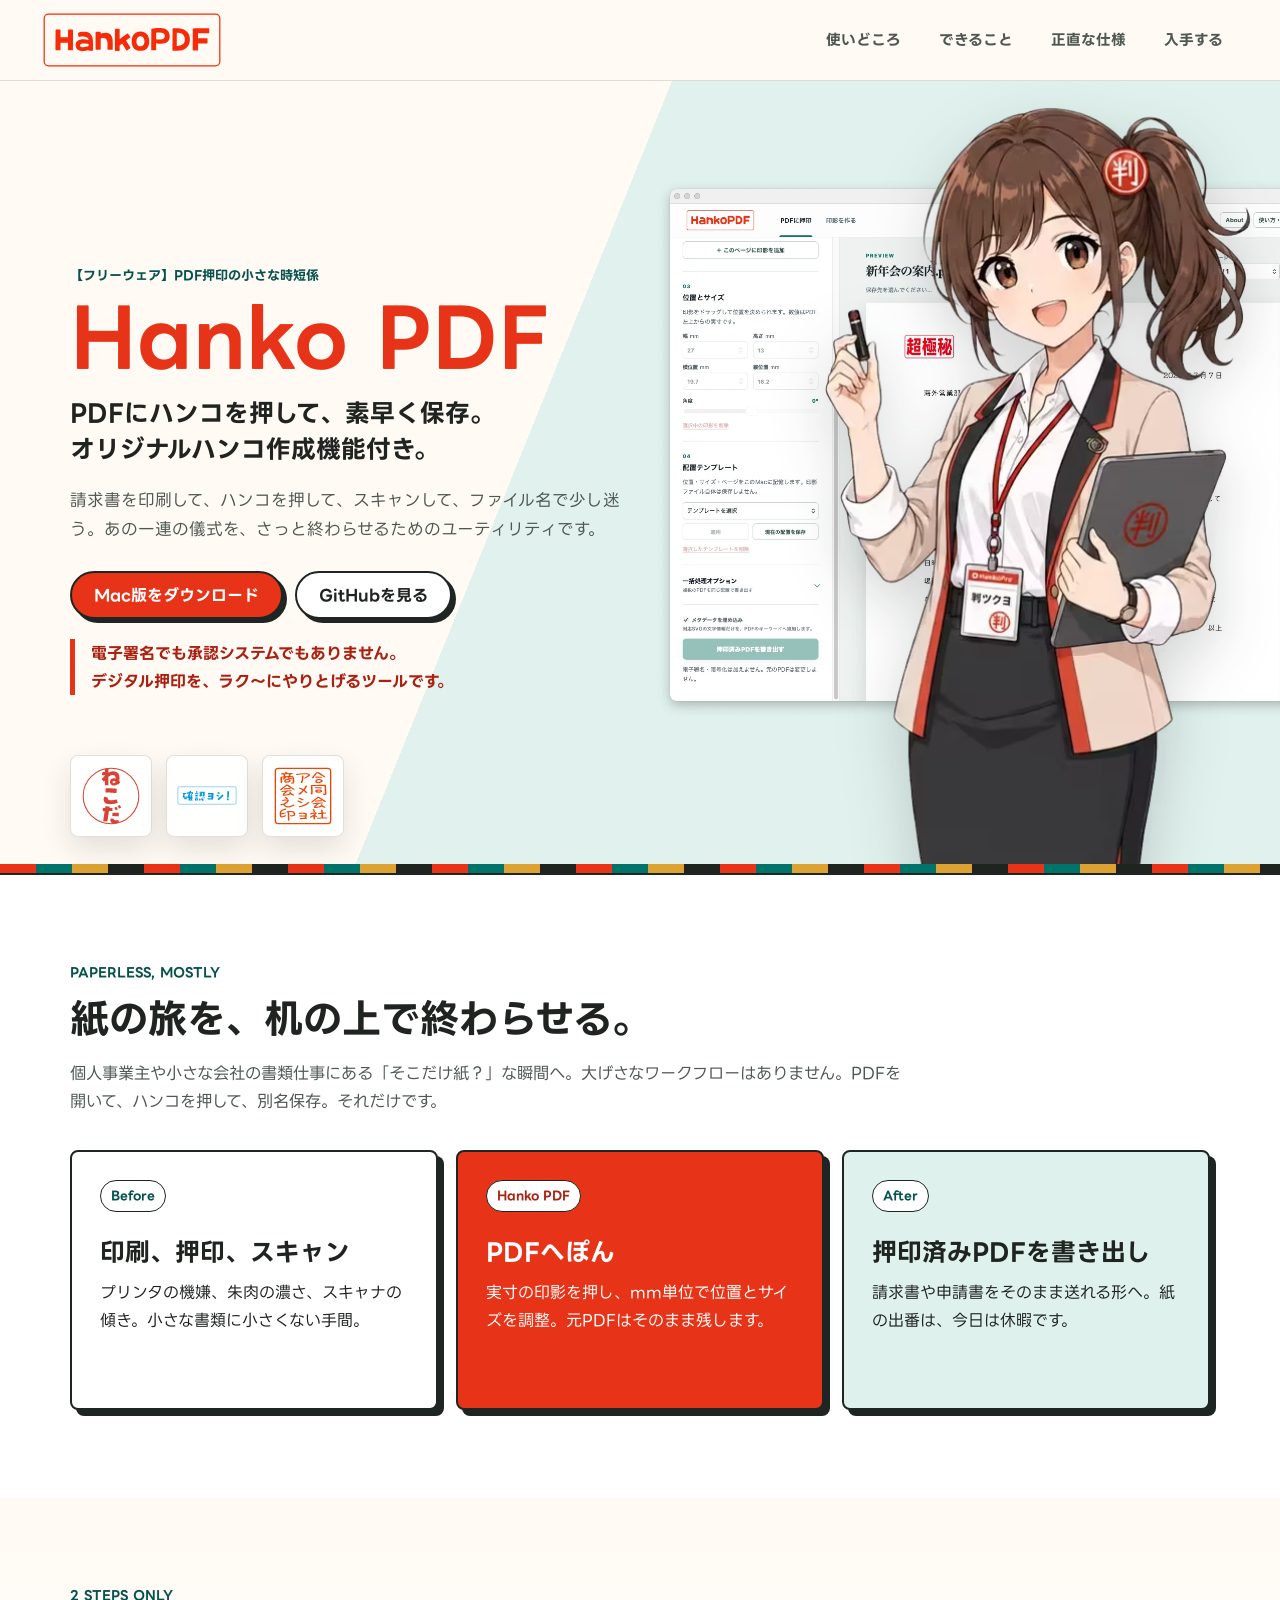
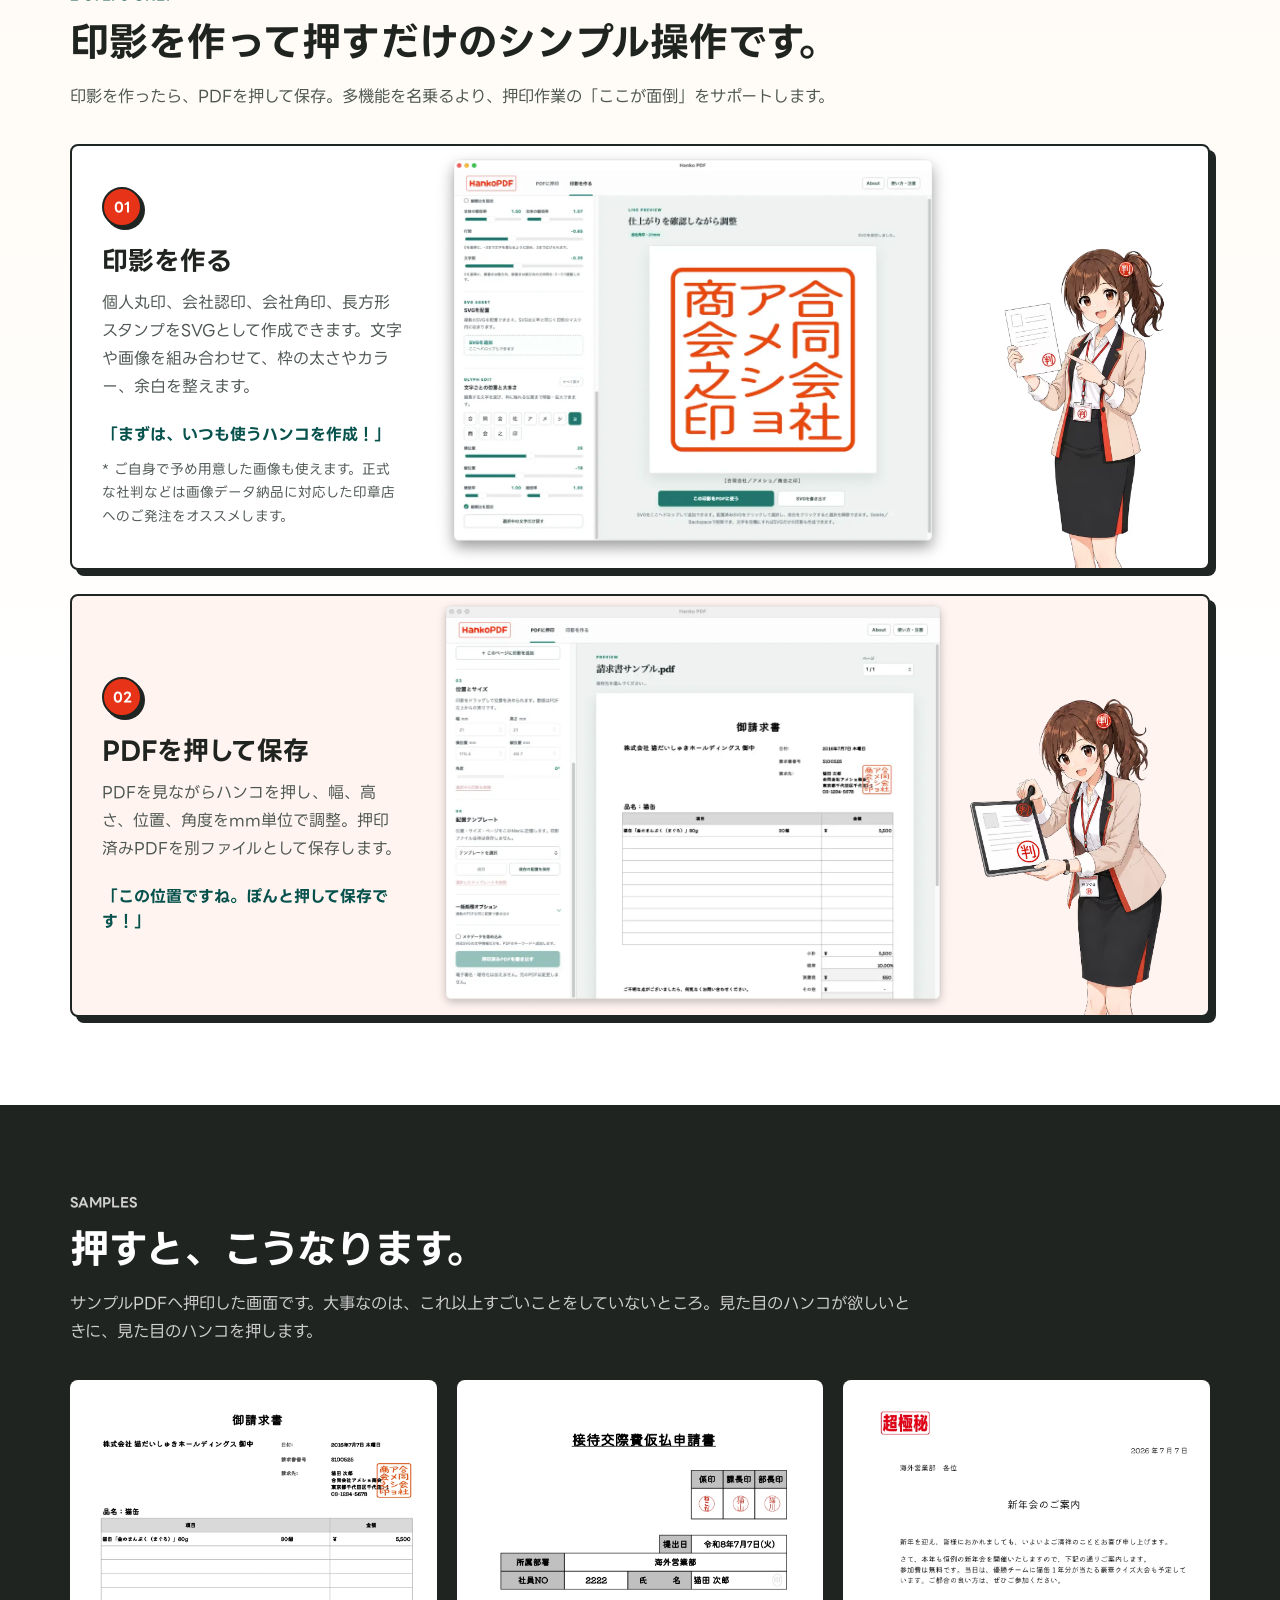
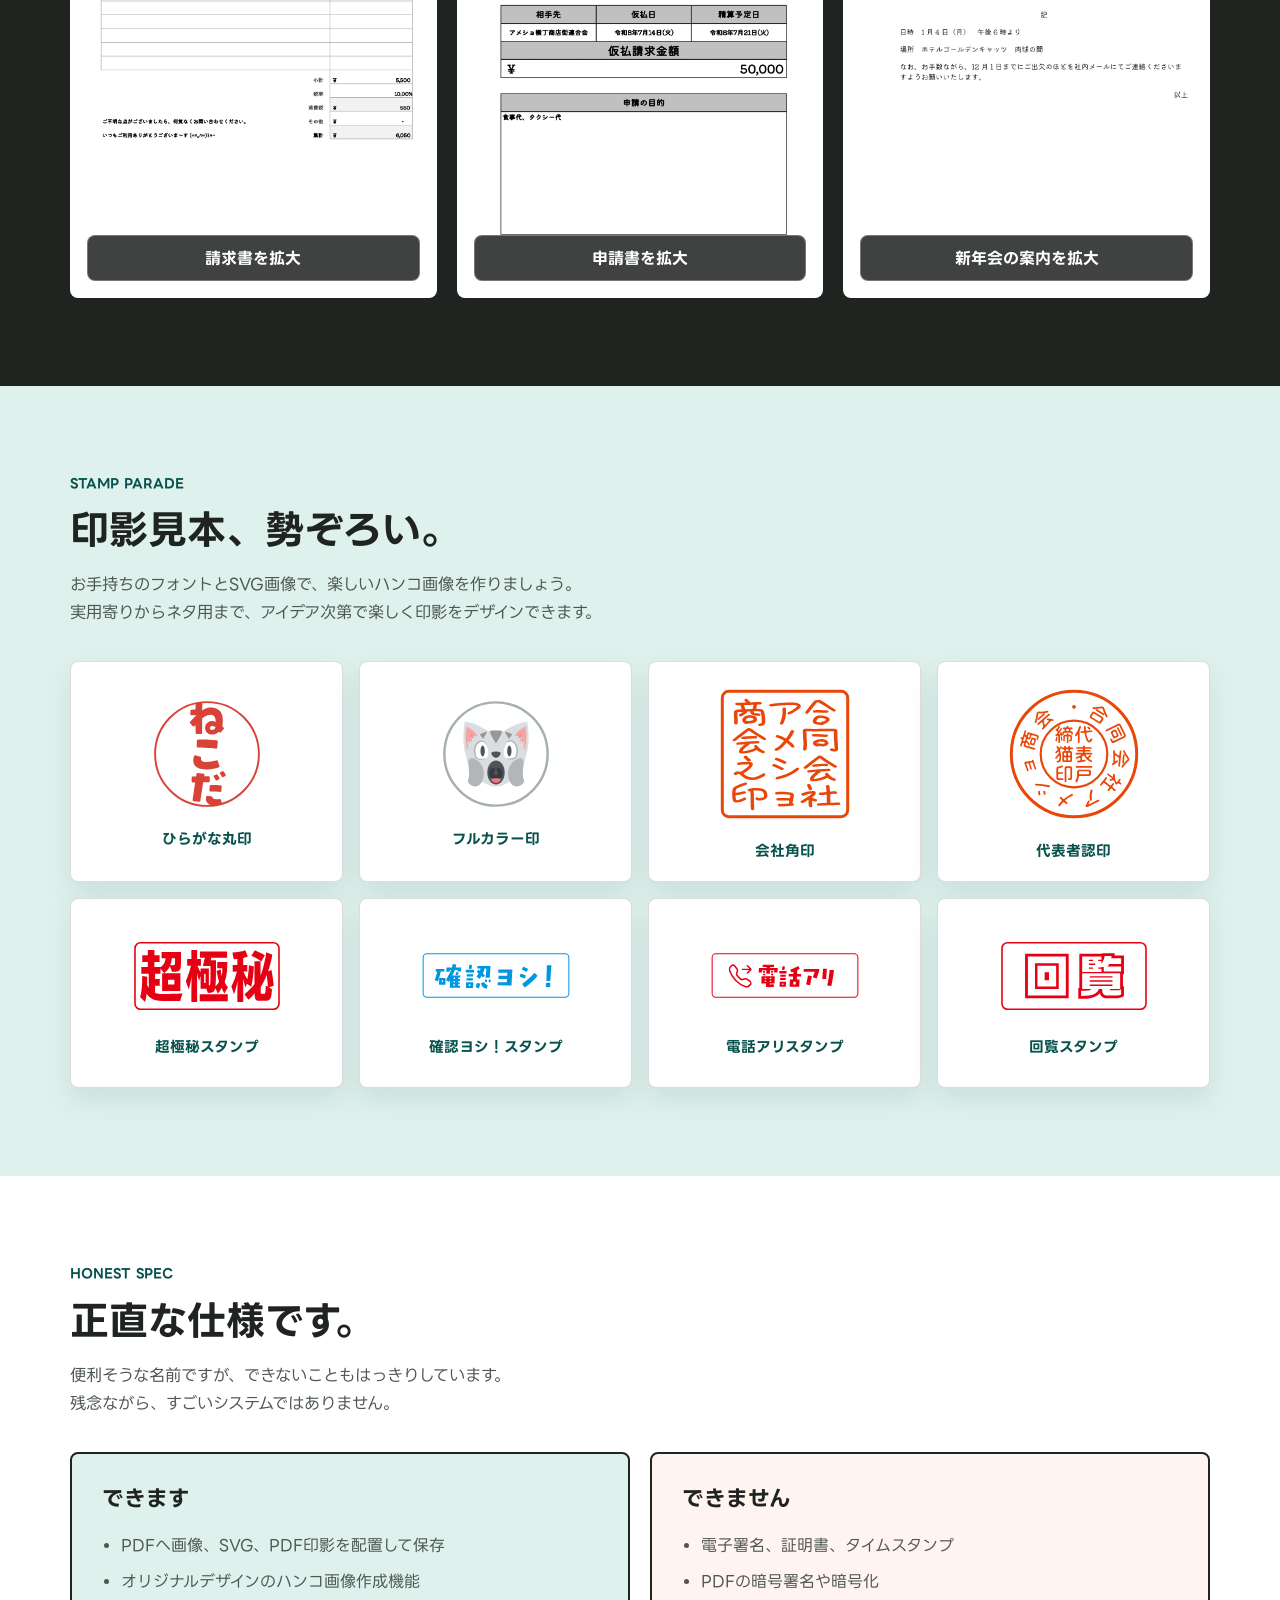
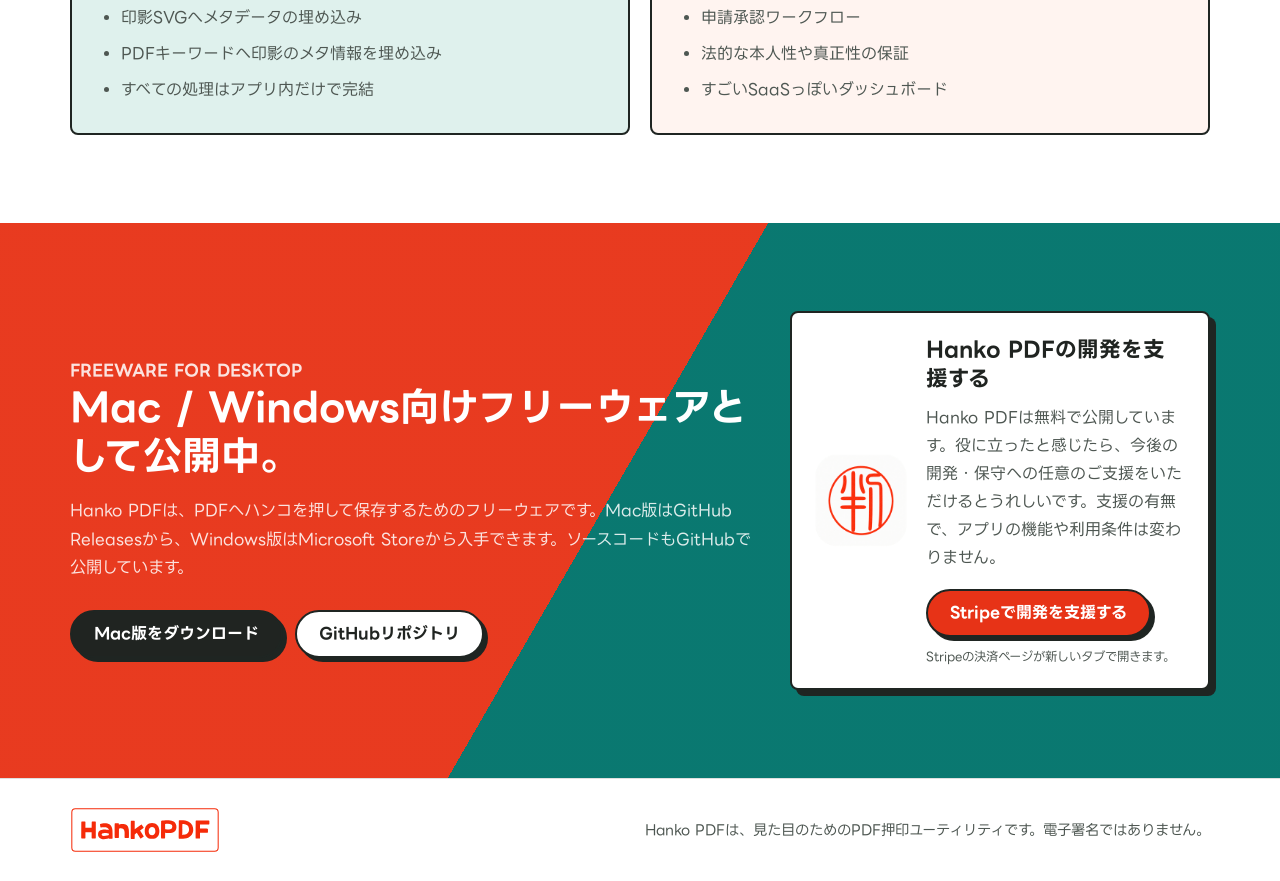
<file: docs/index.html>
<!doctype html>
<html lang="ja">
<head>
  <meta charset="utf-8">
  <meta name="viewport" content="width=device-width, initial-scale=1">
  <title>Hanko PDF - PDFにハンコを押して保存するフリーウェア</title>
  <meta name="description" content="Hanko PDFは、PDFにハンコを押して押印済みPDFとして保存できるフリーウェアです。紙に印刷して押してスキャンし直す小さな儀式を短縮します。">
  <meta property="og:title" content="Hanko PDF">
  <meta property="og:description" content="PDFにハンコを押して、押印済みPDFとして保存。見た目のためのフリーウェア。">
  <meta property="og:type" content="website">
  <link rel="preconnect" href="https://fonts.googleapis.com">
  <link rel="preconnect" href="https://fonts.gstatic.com" crossorigin>
  <link href="https://fonts.googleapis.com/css2?family=LINE+Seed+JP:wght@400;700&amp;display=swap" rel="stylesheet">
  <link rel="icon" href="assets/app-icon.png">
  <link rel="stylesheet" href="styles.css?v=20260720-download-mobile">
  <script src="download-config.js"></script>
  <script src="download.js" defer></script>
  <script src="sample-preview.js" defer></script>
</head>
<body>
  <a class="skip-link" href="#main">本文へ移動</a>

  <header class="site-header" aria-label="サイトヘッダー">
    <a class="brand" href="#top" aria-label="Hanko PDF トップへ">
      <img src="assets/logo.svg" alt="Hanko PDF" width="180" height="56">
    </a>
    <nav class="site-nav" aria-label="ページ内ナビゲーション">
      <a href="#workflow">使いどころ</a>
      <a href="#features">できること</a>
      <a href="#truth">正直な仕様</a>
      <a href="#download">入手する</a>
    </nav>
  </header>

  <main id="main">
    <section id="top" class="hero">
      <div class="hero-layout">
        <div class="hero-backdrop" aria-hidden="true">
          <img class="hero-screen" src="assets/screenshot-hero-stamping.webp" alt="">
          <img class="hero-character" src="assets/tsukuyo-standing.avif" alt="">
        </div>
        <div class="hero-content">
          <p class="eyebrow">【フリーウェア】PDF押印の小さな時短係</p>
          <h1>Hanko PDF</h1>
          <p class="hero-lead">PDFにハンコを押して、素早く保存。<br>オリジナルハンコ作成機能付き。</p>
          <p class="hero-copy">請求書を印刷して、ハンコを押して、スキャンして、ファイル名で少し迷う。あの一連の儀式を、さっと終わらせるためのユーティリティです。</p>
          <div class="hero-actions" aria-label="主要リンク">
            <a class="button primary" data-download-link href="https://github.com/yupyom/hanko-pdf/releases/latest">Mac版をダウンロード</a>
            <a class="button secondary" href="https://github.com/yupyom/hanko-pdf">GitHubを見る</a>
          </div>
          <p class="hero-note">電子署名でも承認システムでもありません。<br>デジタル押印を、ラク〜にやりとげるツールです。</p>
        </div>
        <div class="hero-stamps" aria-label="作成できる印影の例">
          <img src="assets/stamp-nekoda.svg" alt="ねこだ印の例">
          <img src="assets/stamp-yoshi.svg" alt="確認ヨシ印の例">
          <img src="assets/stamp-company-square-1.svg" alt="会社丸印の例">
        </div>
      </div>
    </section>

    <section id="workflow" class="section process-section">
      <div class="wrap">
        <div class="section-heading">
          <p class="eyebrow">PAPERLESS, MOSTLY</p>
          <h2>紙の旅を、机の上で終わらせる。</h2>
          <p>個人事業主や小さな会社の書類仕事にある「そこだけ紙？」な瞬間へ。大げさなワークフローはありません。PDFを開いて、ハンコを押して、別名保存。それだけです。</p>
        </div>
        <div class="process-grid" aria-label="従来作業とHanko PDFの違い">
          <article class="process-item old">
            <span class="step-label">Before</span>
            <h3>印刷、押印、スキャン</h3>
            <p>プリンタの機嫌、朱肉の濃さ、スキャナの傾き。小さな書類に小さくない手間。</p>
          </article>
          <article class="process-item stamp">
            <span class="step-label">Hanko PDF</span>
            <h3>PDFへぽん</h3>
            <p>実寸の印影を押し、mm単位で位置とサイズを調整。元PDFはそのまま残します。</p>
          </article>
          <article class="process-item done">
            <span class="step-label">After</span>
            <h3>押印済みPDFを書き出し</h3>
            <p>請求書や申請書をそのまま送れる形へ。紙の出番は、今日は休暇です。</p>
          </article>
        </div>
      </div>
    </section>

    <section id="features" class="section feature-section">
      <div class="wrap">
        <div class="section-heading">
          <p class="eyebrow">2 STEPS ONLY</p>
          <h2>印影を作って押すだけのシンプル操作です。</h2>
          <p>印影を作ったら、PDFを押して保存。多機能を名乗るより、押印作業の「ここが面倒」をサポートします。</p>
        </div>

        <div class="guide-list">
          <article class="guide-step guide-step--create">
            <div class="guide-copy">
              <span class="guide-number">01</span>
              <h3>印影を作る</h3>
              <p>個人丸印、会社認印、会社角印、長方形スタンプをSVGとして作成できます。文字や画像を組み合わせて、枠の太さやカラー、余白を整えます。</p>
              <p class="guide-voice">「まずは、いつも使うハンコを作成！」</p>
              <p class="notice">* ご自身で予め用意した画像も使えます。正式な社判などは画像データ納品に対応した印章店へのご発注をオススメします。</p>
            </div>
            <figure class="guide-shot">
              <img src="assets/screenshot-square.webp" alt="会社角印を作成しているHanko PDFの画面" loading="lazy">
            </figure>
            <img class="guide-character" src="assets/tsukuyo-introduces-pdf-cutout.avif" alt="書類を示して印影づくりを案内する判ツクヨ" loading="lazy">
          </article>
          <article class="guide-step guide-step--place">
            <div class="guide-copy">
              <span class="guide-number">02</span>
              <h3>PDFを押して保存</h3>
              <p>PDFを見ながらハンコを押し、幅、高さ、位置、角度をmm単位で調整。押印済みPDFを別ファイルとして保存します。</p>
              <p class="guide-voice">「この位置ですね。ぽんと押して保存です！」</p>
            </div>
            <figure class="guide-shot">
              <img src="assets/screenshot-invoice.webp" alt="請求書PDFへ会社角印を配置しているHanko PDFの画面" loading="lazy">
            </figure>
            <img class="guide-character" src="assets/tsukuyo-places-stamp-cutout.avif" alt="PDFへハンコを押す操作を案内する判ツクヨ" loading="lazy">
          </article>
        </div>
      </div>
    </section>

    <section class="section samples-section" aria-labelledby="samples-title">
      <div class="wrap">
        <div class="section-heading">
          <p class="eyebrow">SAMPLES</p>
          <h2 id="samples-title">押すと、こうなります。</h2>
          <p>サンプルPDFへ押印した画面です。大事なのは、これ以上すごいことをしていないところ。見た目のハンコが欲しいときに、見た目のハンコを押します。</p>
        </div>
        <div class="sample-grid">
          <button class="sample-card sample-card--preview" type="button" data-preview-open="invoice-preview" aria-haspopup="dialog" aria-controls="invoice-preview">
            <img src="assets/invoice-stamped-preview.webp" alt="請求書PDFへ会社角印を押した例" loading="lazy">
            <span>請求書を拡大</span>
          </button>
          <button class="sample-card sample-card--preview" type="button" data-preview-open="expense-preview" aria-haspopup="dialog" aria-controls="expense-preview">
            <img src="assets/expense-stamped-preview.webp" alt="仮払い申請書PDFへ複数の丸印を押した例" loading="lazy">
            <span>申請書を拡大</span>
          </button>
          <button class="sample-card sample-card--preview" type="button" data-preview-open="newyear-preview" aria-haspopup="dialog" aria-controls="newyear-preview">
            <img src="assets/newyear-stamped-preview.webp" alt="新年会の案内PDFへ超極秘スタンプを押した例" loading="lazy">
            <span>新年会の案内を拡大</span>
          </button>
        </div>
      </div>
    </section>

    <section class="section gallery-section" aria-labelledby="gallery-title">
      <div class="wrap">
        <div class="section-heading">
          <p class="eyebrow">STAMP PARADE</p>
          <h2 id="gallery-title">印影見本、勢ぞろい。</h2>
          <p>お手持ちのフォントとSVG画像で、楽しいハンコ画像を作りましょう。<br>
            実用寄りからネタ用まで、アイデア次第で楽しく印影をデザインできます。</p>
        </div>
        <div class="stamp-grid">
          <figure><img src="assets/stamp-nekoda.svg" alt="ねこだの丸印"><figcaption>ひらがな丸印</figcaption></figure>
          <figure><img src="assets/stamp_icononly.svg" alt="猫山の丸印"><figcaption>フルカラー印</figcaption></figure>
          <figure><img src="assets/stamp-company-square-1.svg" alt="合同会社アメショ商会之印"><figcaption>会社角印</figcaption></figure>
          <figure><img src="assets/stamp-representative.svg" alt="合同会社アメショ商会の丸印"><figcaption>代表者認印</figcaption></figure>
          <figure><img src="assets/stamp-secret.svg" alt="超極秘スタンプ"><figcaption>超極秘スタンプ</figcaption></figure>
          <figure><img src="assets/stamp-yoshi.svg" alt="確認ヨシ！スタンプ"><figcaption>確認ヨシ！スタンプ</figcaption></figure>
          <figure><img src="assets/stamp-phone.svg" alt="電話アリスタンプ"><figcaption>電話アリスタンプ</figcaption></figure>
          <figure><img src="assets/stamp-kairan.svg" alt="回覧スタンプ"><figcaption>回覧スタンプ</figcaption></figure>
        </div>
      </div>
    </section>

    <section id="truth" class="section truth-section">
      <div class="wrap">
        <div class="section-heading">
          <p class="eyebrow">HONEST SPEC</p>
          <h2>正直な仕様です。</h2>
          <p>便利そうな名前ですが、できないこともはっきりしています。<br>
            残念ながら、すごいシステムではありません。</p>
        </div>
        <div class="truth-grid">
          <article class="truth-card can">
            <h3>できます</h3>
            <ul>
              <li>PDFへ画像、SVG、PDF印影を配置して保存</li>
              <li>オリジナルデザインのハンコ画像作成機能</li>
              <li>印影SVGへメタデータの埋め込み</li>
              <li>PDFキーワードへ印影のメタ情報を埋め込み</li>
              <li>すべての処理はアプリ内だけで完結</li>
            </ul>
          </article>
          <article class="truth-card cannot">
            <h3>できません</h3>
            <ul>
              <li>電子署名、証明書、タイムスタンプ</li>
              <li>PDFの暗号署名や暗号化</li>
              <li>申請承認ワークフロー</li>
              <li>法的な本人性や真正性の保証</li>
              <li>すごいSaaSっぽいダッシュボード</li>
            </ul>
          </article>
        </div>
      </div>
    </section>

    <section id="download" class="section download-section">
      <div class="wrap">
        <div class="download-copy">
          <p class="eyebrow" data-download-eyebrow>FREEWARE FOR DESKTOP</p>
          <h2 data-download-title>Mac / Windows向けフリーウェアとして公開中。</h2>
          <p data-download-description>Hanko PDFは、PDFへハンコを押して保存するためのフリーウェアです。<br>
            Mac版はGitHub Releasesから、Windows版はMicrosoft Storeから入手できます。ソースコードもGitHubで公開しています。</p>
          <div class="download-actions">
            <a class="button primary" data-download-link href="https://github.com/yupyom/hanko-pdf/releases/latest">Mac版をダウンロード</a>
            <a class="button secondary" href="https://github.com/yupyom/hanko-pdf">GitHubリポジトリ</a>
          </div>
        </div>
        <div class="donation-box">
          <img src="assets/app-icon.png" alt="Hanko PDFアプリアイコン" loading="lazy">
          <div class="donation-content">
            <h3>Hanko PDFの開発を支援する</h3>
            <p>Hanko PDFは無料で公開しています。役に立ったと感じたら、今後の開発・保守への任意のご支援をいただけるとうれしいです。支援の有無で、アプリの機能や利用条件は変わりません。</p>
            <a class="button donation-button" href="https://donate.stripe.com/aFa4gA1o1d1H0fH7G2fnO00" target="_blank" rel="noopener noreferrer">Stripeで開発を支援する</a>
            <p class="donation-note">Stripeの決済ページが新しいタブで開きます。</p>
          </div>
        </div>
      </div>
    </section>
  </main>

  <dialog class="pdf-preview-dialog" id="invoice-preview" data-preview-dialog aria-labelledby="invoice-preview-title">
    <div class="pdf-preview-panel">
      <div class="pdf-preview-header">
        <div>
          <p class="eyebrow">STAMPED PDF SAMPLE</p>
          <h2 id="invoice-preview-title">請求書サンプル</h2>
        </div>
        <button class="pdf-preview-close" type="button" data-preview-close aria-label="プレビューを閉じる">&times;</button>
      </div>
      <div class="pdf-preview-body">
        <img src="assets/invoice-stamped-preview.webp" alt="会社角印を押した請求書PDF" loading="lazy">
      </div>
    </div>
  </dialog>

  <dialog class="pdf-preview-dialog" id="expense-preview" data-preview-dialog aria-labelledby="expense-preview-title">
    <div class="pdf-preview-panel">
      <div class="pdf-preview-header">
        <div>
          <p class="eyebrow">STAMPED PDF SAMPLE</p>
          <h2 id="expense-preview-title">接待交際費仮払い申請書</h2>
        </div>
        <button class="pdf-preview-close" type="button" data-preview-close aria-label="プレビューを閉じる">&times;</button>
      </div>
      <div class="pdf-preview-body">
        <img src="assets/expense-stamped-preview.webp" alt="複数の丸印を押した接待交際費仮払い申請書PDF" loading="lazy">
      </div>
    </div>
  </dialog>

  <dialog class="pdf-preview-dialog" id="newyear-preview" data-preview-dialog aria-labelledby="newyear-preview-title">
    <div class="pdf-preview-panel">
      <div class="pdf-preview-header">
        <div>
          <p class="eyebrow">STAMPED PDF SAMPLE</p>
          <h2 id="newyear-preview-title">新年会の案内</h2>
        </div>
        <button class="pdf-preview-close" type="button" data-preview-close aria-label="プレビューを閉じる">&times;</button>
      </div>
      <div class="pdf-preview-body">
        <img src="assets/newyear-stamped-preview.webp" alt="超極秘スタンプを押した新年会の案内PDF" loading="lazy">
      </div>
    </div>
  </dialog>

  <footer class="site-footer">
    <img src="assets/logo.svg" alt="Hanko PDF" width="150" height="46">
    <p>Hanko PDFは、見た目のためのPDF押印ユーティリティです。電子署名ではありません。</p>
  </footer>
</body>
</html>
</file>
<file: docs/styles.css>
:root {
  --ink: #202421;
  --ink-soft: #4e5752;
  --paper: #fffaf4;
  --sheet: #ffffff;
  --warm: #f4e9dc;
  --mint: #dff1ed;
  --teal: #00736b;
  --teal-dark: #07524d;
  --red: #e73317;
  --red-dark: #aa2111;
  --blue: #0c78a8;
  --gold: #dca332;
  --line: #1f2522;
  --line-soft: rgba(31, 37, 34, 0.14);
  --shadow: 0 22px 55px rgba(32, 36, 33, 0.16);
  --radius: 8px;
}

* {
  box-sizing: border-box;
}

html {
  scroll-behavior: smooth;
}

body {
  margin: 0;
  color: var(--ink);
  background: var(--paper);
  font-family: "LINE Seed JP", sans-serif;
  font-weight: 400;
  line-height: 1.75;
  letter-spacing: 0;
}

main > section > .wrap {
  max-width: 1200px;
  margin: 0 auto;
}

img {
  max-width: 100%;
  height: auto;
  display: block;
}

a {
  color: inherit;
  text-decoration: none;
}

.skip-link {
  position: absolute;
  top: 8px;
  left: 8px;
  z-index: 20;
  padding: 10px 14px;
  background: var(--ink);
  color: #fff;
  border-radius: 4px;
  transform: translateY(-150%);
}

.skip-link:focus {
  transform: translateY(0);
}

.site-header {
  position: sticky;
  top: 0;
  z-index: 10;
  display: flex;
  align-items: center;
  justify-content: space-between;
  gap: 24px;
  min-height: 74px;
  padding: 12px 42px;
  background: rgba(255, 250, 244, 0.92);
  border-bottom: 1px solid var(--line-soft);
  backdrop-filter: blur(16px);
}

.brand img {
  width: 180px;
  height: auto;
}

.site-nav {
  display: flex;
  align-items: center;
  gap: 8px;
  font-size: 0.92rem;
  font-weight: 700;
}

.site-nav a {
  min-height: 38px;
  display: inline-flex;
  align-items: center;
  padding: 0 14px;
  border: 1px solid transparent;
  border-radius: 999px;
  color: var(--ink-soft);
}

.site-nav a:hover,
.site-nav a:focus-visible {
  border-color: var(--teal);
  color: var(--teal-dark);
  background: #fff;
}

.hero {
  position: relative;
  min-height: 88svh;
  overflow: hidden;
  background:
    linear-gradient(112deg, rgba(255, 250, 244, 0.96) 0%, rgba(255, 250, 244, 0.96) 42%, rgba(223, 241, 237, 0.94) 42%, rgba(223, 241, 237, 0.94) 100%),
    repeating-linear-gradient(0deg, rgba(32, 36, 33, 0.05) 0, rgba(32, 36, 33, 0.05) 1px, transparent 1px, transparent 28px);
  border-bottom: 2px solid var(--line);
}

.hero-layout {
  position: relative;
  display: flex;
  align-items: center;
  width: min(100%, 1320px);
  min-height: 88svh;
  margin: 0 auto;
  padding: 92px 70px 84px;
}

.hero::after {
  content: "";
  position: absolute;
  right: 0;
  bottom: 0;
  left: 0;
  height: 9px;
  background: repeating-linear-gradient(90deg, var(--red) 0 36px, var(--teal) 36px 72px, var(--gold) 72px 108px, var(--ink) 108px 144px);
}

.hero-backdrop {
  position: absolute;
  inset: 0;
  pointer-events: none;
}

.hero-screen {
  position: absolute;
  top: 12%;
  right: -4%;
  width: min(53vw, 720px);
  border: 0;
  border-radius: 0;
  box-shadow: none;
  transform: none;
  opacity: 1;
}

.hero-character {
  position: absolute;
  right: 2%;
  width: min(34vw, 450px);
  filter: drop-shadow(0 22px 30px rgba(32, 36, 33, 0.2));
}

.hero-content {
  position: relative;
  z-index: 2;
  width: min(640px, 100%);
}

.eyebrow {
  margin: 0 0 12px;
  color: var(--teal-dark);
  font-size: 0.82rem;
  font-weight: 700;
  line-height: 1.45;
  letter-spacing: 0;
}

.hero h1 {
  margin: 0;
  color: var(--red);
  font-size: 5rem;
  line-height: 0.95;
  letter-spacing: 0;
}

.hero-lead {
  margin: 22px 0 0;
  font-size: 1.55rem;
  font-weight: 700;
  line-height: 1.45;
}

.hero-copy {
  max-width: 560px;
  margin: 18px 0 0;
  color: var(--ink-soft);
  font-size: 1.04rem;
}

.hero-actions,
.download-actions {
  display: flex;
  flex-wrap: wrap;
  gap: 12px;
  margin-top: 28px;
}

.button {
  min-height: 48px;
  display: inline-flex;
  align-items: center;
  justify-content: center;
  padding: 0 22px;
  border: 2px solid var(--line);
  border-radius: 999px;
  font-weight: 700;
  line-height: 1.2;
  box-shadow: 4px 4px 0 var(--line);
  transition: transform 160ms ease, box-shadow 160ms ease, background-color 160ms ease;
}

.button:hover,
.button:focus-visible {
  transform: translate(2px, 2px);
  box-shadow: 2px 2px 0 var(--line);
}

.button.primary {
  color: #fff;
  background: var(--red);
}

.button.secondary {
  color: var(--ink);
  background: #fff;
}

.button.store-badge-link {
  min-height: 0;
  padding: 0;
  background: transparent;
  border: 0;
  border-radius: 4px;
  box-shadow: none;
  line-height: 1;
}

.button.store-badge-link:hover,
.button.store-badge-link:focus-visible {
  transform: none;
  box-shadow: none;
}

.button.store-badge-link:focus-visible {
  outline: 3px solid var(--teal);
  outline-offset: 4px;
}

.button.store-badge-link img {
  width: 200px;
  max-width: 100%;
  height: auto;
}

.hero-note {
  max-width: 560px;
  margin: 20px 0 0;
  padding-left: 16px;
  color: var(--red-dark);
  font-weight: 700;
  border-left: 5px solid var(--red);
}

.hero-stamps {
  position: absolute;
  z-index: 3;
  bottom: 36px;
  left: 70px;
  display: flex;
  align-items: center;
  gap: 14px;
}

.hero-stamps img {
  width: 82px;
  height: 82px;
  padding: 10px;
  object-fit: contain;
  background: rgba(255, 255, 255, 0.84);
  border: 1px solid var(--line-soft);
  border-radius: var(--radius);
  box-shadow: 0 12px 28px rgba(32, 36, 33, 0.12);
}

.section {
  padding: 88px 70px;
}

.section-heading {
  width: min(840px, 100%);
  margin-bottom: 34px;
}

.section-heading h2,
.download-copy h2 {
  margin: 0;
  font-size: 2.45rem;
  line-height: 1.25;
}

.section-heading p:not(.eyebrow),
.download-copy p {
  margin: 16px 0 0;
  color: var(--ink-soft);
  font-size: 1.02rem;
}

.process-section {
  background: #fff;
}

.process-grid {
  display: grid;
  grid-template-columns: repeat(3, minmax(0, 1fr));
  gap: 18px;
}

.process-item {
  min-height: 260px;
  padding: 28px;
  background: var(--sheet);
  border: 2px solid var(--line);
  border-radius: var(--radius);
  box-shadow: 6px 6px 0 var(--line);
}

.process-item.stamp {
  color: #fff;
  background: var(--red);
}

.process-item.done {
  background: var(--mint);
}

.step-label {
  display: inline-flex;
  align-items: center;
  min-height: 32px;
  padding: 0 10px;
  color: var(--teal-dark);
  background: #fff;
  border: 1px solid var(--line);
  border-radius: 999px;
  font-size: 0.78rem;
  font-weight: 700;
}

.process-item.stamp .step-label {
  color: var(--red-dark);
}

.process-item h3 {
  margin: 24px 0 10px;
  font-size: 1.55rem;
  line-height: 1.3;
}

.process-item p {
  margin: 0;
  color: inherit;
}

.feature-section {
  background:
    linear-gradient(180deg, var(--paper), #fff 68%),
    repeating-linear-gradient(90deg, rgba(12, 120, 168, 0.06) 0, rgba(12, 120, 168, 0.06) 1px, transparent 1px, transparent 26px);
}

.guide-list {
  display: grid;
  gap: 24px;
}

.guide-step {
  position: relative;
  isolation: isolate;
  min-height: 348px;
  display: grid;
  grid-template-columns: minmax(230px, 0.82fr) minmax(280px, 1.18fr) minmax(180px, 0.58fr);
  overflow: hidden;
  background: #fff;
  border: 2px solid var(--line);
  border-radius: var(--radius);
  box-shadow: 6px 6px 0 var(--line);
}

.guide-step--place {
  background: #fff4f0;
}

.guide-copy {
  z-index: 1;
  align-self: center;
  padding: 30px;
}

.guide-number {
  width: 40px;
  height: 40px;
  display: inline-flex;
  align-items: center;
  justify-content: center;
  color: #fff;
  background: var(--red);
  border: 2px solid var(--line);
  border-radius: 50%;
  box-shadow: 3px 3px 0 var(--line);
  font-size: 0.85rem;
  font-weight: 700;
  line-height: 1;
}

.guide-copy h3,
.truth-card h3,
.donation-box h3 {
  margin: 0;
  font-size: 1.35rem;
  line-height: 1.35;
}

.guide-copy h3 {
  margin-top: 16px;
  font-size: 1.62rem;
}

.guide-copy p,
.truth-card li,
.donation-box p {
  color: var(--ink-soft);
}

.guide-copy p,
.donation-box p {
  margin: 10px 0 0;
}

.guide-voice {
  padding-top: 12px;
  color: var(--teal-dark) !important;
  font-weight: 700;
  line-height: 1.55;
}

.notice {
  margin-top: 1em;
  font-size: 85%;
}

.guide-shot {
  min-width: 0;
  min-height: 100%;
  margin: 0;
  overflow: hidden;
}

.guide-shot img {
  width: 100%;
  height: 100%;
  object-fit: cover;
  object-position: left top;
  box-shadow: none;
  filter: none;
  transform: none;
}

.guide-character {
  z-index: 1;
  align-self: end;
  justify-self: center;
  width: 300px;
  max-height: 338px;
  padding: 12px 8px 0;
  object-fit: contain;
  object-position: bottom center;
}

.guide-step--place .guide-character {
  width: 270px;
  max-width: none;
}

.samples-section {
  color: #fff;
  background: var(--ink);
}

.samples-section .eyebrow,
.samples-section .section-heading p,
.samples-section .section-heading h2 {
  color: #fff;
}

.samples-section .section-heading p {
  opacity: 0.78;
}

.sample-grid {
  display: grid;
  grid-template-columns: repeat(3, minmax(0, 1fr));
  gap: 20px;
}

.sample-card {
  position: relative;
  overflow: hidden;
  display: block;
  min-height: 300px;
  background: #fff;
  border: 1px solid rgba(255, 255, 255, 0.24);
  border-radius: var(--radius);
}

.sample-card img {
  width: 100%;
  height: 100%;
  min-height: inherit;
  object-fit: cover;
  object-position: left top;
  box-shadow: none;
  filter: none;
  transition: transform 220ms ease;
}

.sample-card:hover img,
.sample-card:focus-visible img {
  transform: scale(1.025);
}

.sample-card span {
  position: absolute;
  right: 16px;
  bottom: 16px;
  left: 16px;
  min-height: 46px;
  display: flex;
  align-items: center;
  justify-content: center;
  padding: 8px 14px;
  color: #fff;
  background: rgba(32, 36, 33, 0.86);
  border: 1px solid rgba(255, 255, 255, 0.28);
  border-radius: var(--radius);
  font-weight: 700;
  text-align: center;
}

button.sample-card {
  width: 100%;
  padding: 0;
  color: inherit;
  font: inherit;
  text-align: left;
  appearance: none;
  cursor: zoom-in;
}

.pdf-preview-dialog {
  width: min(960px, calc(100vw - 32px));
  max-height: calc(100svh - 32px);
  padding: 0;
  color: var(--ink);
  background: transparent;
  border: 0;
}

.pdf-preview-dialog::backdrop {
  background: rgba(18, 25, 23, 0.72);
}

.pdf-preview-panel {
  overflow: hidden;
  background: var(--paper);
  border: 2px solid var(--line);
  border-radius: var(--radius);
  box-shadow: 8px 8px 0 var(--line);
}

.pdf-preview-header {
  display: flex;
  align-items: center;
  justify-content: space-between;
  gap: 20px;
  padding: 18px 22px;
  background: var(--mint);
  border-bottom: 2px solid var(--line);
}

.pdf-preview-header .eyebrow {
  margin-bottom: 4px;
}

.pdf-preview-header h2 {
  margin: 0;
  font-size: 1.35rem;
  line-height: 1.25;
}

.pdf-preview-close {
  width: 42px;
  height: 42px;
  flex: 0 0 42px;
  padding: 0;
  color: var(--ink);
  background: #fff;
  border: 2px solid var(--line);
  border-radius: 50%;
  cursor: pointer;
  font-family: inherit;
  font-size: 1.8rem;
  font-weight: 400;
  line-height: 1;
}

.pdf-preview-close:hover,
.pdf-preview-close:focus-visible {
  color: #fff;
  background: var(--red);
}

.pdf-preview-body {
  max-height: calc(100svh - 150px);
  overflow: auto;
  padding: 26px;
  background: #ecefea;
}

.pdf-preview-body img {
  width: min(100%, 690px);
  height: auto;
  margin: 0 auto;
  border: 1px solid rgba(31, 37, 34, 0.18);
}

.gallery-section {
  background: var(--mint);
}

.stamp-grid {
  display: grid;
  grid-template-columns: repeat(4, minmax(0, 1fr));
  gap: 16px;
}

.stamp-grid figure {
  min-height: 190px;
  margin: 0;
  display: flex;
  flex-direction: column;
  align-items: center;
  justify-content: center;
  gap: 16px;
  padding: 24px 18px 18px;
  background: #fff;
  border: 1px solid rgba(31, 37, 34, 0.16);
  border-radius: var(--radius);
  box-shadow: 0 12px 28px rgba(7, 82, 77, 0.1);
}

.stamp-grid img {
  width: 112px;
  height: 112px;
  object-fit: contain;
}

.stamp-grid figure:nth-child(3) img,
.stamp-grid figure:nth-child(4) img {
  width: 136px;
  height: 136px;
}

.stamp-grid figure:nth-child(5) img,
.stamp-grid figure:nth-child(6) img,
.stamp-grid figure:nth-child(7) img,
.stamp-grid figure:nth-child(8) img {
  width: 150px;
  height: 84px;
}

.stamp-grid figcaption {
  color: var(--teal-dark);
  font-size: 0.92rem;
  font-weight: 700;
}

.truth-section {
  background: #fff;
}

.truth-grid {
  display: grid;
  grid-template-columns: repeat(2, minmax(0, 1fr));
  gap: 20px;
}

.truth-card {
  padding: 30px;
  border: 2px solid var(--line);
  border-radius: var(--radius);
}

.truth-card.can {
  background: var(--mint);
}

.truth-card.cannot {
  background: #fff4f0;
}

.truth-card ul {
  margin: 18px 0 0;
  padding-left: 1.2em;
}

.truth-card li + li {
  margin-top: 8px;
}

.download-section {
  color: #fff;
  background:
    linear-gradient(120deg, rgba(231, 51, 23, 0.96) 0%, rgba(231, 51, 23, 0.96) 48%, rgba(0, 115, 107, 0.96) 48%, rgba(0, 115, 107, 0.96) 100%),
    repeating-linear-gradient(45deg, rgba(255, 255, 255, 0.12) 0, rgba(255, 255, 255, 0.12) 2px, transparent 2px, transparent 18px);
}

.download-section > .wrap {
  display: grid;
  grid-template-columns: minmax(0, 1fr) minmax(300px, 420px);
  gap: 34px;
  align-items: center;
}

.download-section .eyebrow,
.download-copy p {
  color: #fff;
}

.download-copy p {
  opacity: 0.86;
}

.download-section .button.secondary {
  color: var(--ink);
}

.download-section .button.primary {
  background: var(--ink);
}

.download-section .button.store-badge-link {
  background: transparent;
}

.donation-box {
  display: grid;
  grid-template-columns: 94px minmax(0, 1fr);
  gap: 18px;
  align-items: center;
  padding: 22px;
  color: var(--ink);
  background: #fff;
  border: 2px solid var(--line);
  border-radius: var(--radius);
  box-shadow: 6px 6px 0 var(--line);
}

.donation-box img {
  width: 94px;
  height: 94px;
  object-fit: contain;
}

.donation-content {
  min-width: 0;
}

.donation-box .donation-button {
  width: fit-content;
  margin-top: 18px;
  color: #fff;
  background: var(--red);
}

.donation-box .donation-note {
  margin-top: 10px;
  font-size: 0.78rem;
  line-height: 1.5;
}

.site-footer {
  display: flex;
  align-items: center;
  justify-content: space-between;
  gap: 20px;
  padding: 28px 70px;
  background: #fff;
  border-top: 1px solid var(--line-soft);
}

.site-footer img {
  width: 150px;
}

.site-footer p {
  margin: 0;
  color: var(--ink-soft);
  font-size: 0.9rem;
  text-align: right;
}

@media (max-width: 1060px) {
  .hero-layout {
    padding-right: 42px;
    padding-left: 42px;
  }

  .hero h1 {
    font-size: 4.2rem;
  }

  .hero-screen {
    right: -8%;
    width: 66vw;
  }

  .hero-character {
    right: 0;
    bottom: -150px;
    width: 340px;
  }

  .section {
    padding-right: 42px;
    padding-left: 42px;
  }

  .process-grid {
    grid-template-columns: 1fr;
  }

  .sample-grid {
    grid-template-columns: repeat(2, minmax(0, 1fr));
  }

  .stamp-grid {
    grid-template-columns: repeat(2, minmax(0, 1fr));
  }

  .download-section > .wrap {
    grid-template-columns: 1fr;
  }
}

@media (max-width: 760px) {
  .site-header {
    position: relative;
    flex-direction: column;
    align-items: flex-start;
    padding: 14px 20px 16px;
  }

  .site-nav {
    width: 100%;
    overflow-x: auto;
    padding-bottom: 2px;
  }

  .site-nav a {
    flex: 0 0 auto;
  }

  .hero {
    min-height: auto;
    display: block;
    padding: 0;
    background: var(--paper);
  }

  .hero-layout {
    display: grid;
    grid-template-columns: minmax(0, 1fr);
    justify-items: stretch;
    width: 100%;
    min-height: auto;
    padding: 58px 22px 20px;
  }

  .hero h1 {
    font-size: 3rem;
  }

  .hero-lead {
    font-size: 1.25rem;
  }

  .hero-content {
    grid-row: 1;
    grid-column: 1 / -1;
    justify-self: stretch;
    width: 100%;
    max-width: none;
    min-width: 0;
    padding-right: 0;
  }

  .hero-content .hero-copy,
  .hero-content .hero-note {
    max-width: none;
  }

  .hero-backdrop {
    position: relative;
    inset: auto;
    width: calc(100% + 44px);
    height: 350px;
    margin: 26px -22px 0;
    overflow: hidden;
    background:
      repeating-linear-gradient(0deg, rgba(32, 36, 33, 0.05) 0, rgba(32, 36, 33, 0.05) 1px, transparent 1px, transparent 28px),
      var(--mint);
    border-top: 1px solid var(--line-soft);
  }

  .hero-screen {
    top: 22px;
    right: auto;
    bottom: auto;
    left: 0;
    width: min(100vw, 390px);
    opacity: 0.9;
  }

  .hero-character {
    top: 6px;
    right: 12px;
    bottom: auto;
    width: 134px;
    height: auto;
  }

  .hero-stamps {
    position: relative;
    z-index: 3;
    grid-row: 2;
    align-self: end;
    justify-self: start;
    bottom: auto;
    left: auto;
    margin: 0 0 18px;
    gap: 8px;
  }

  .hero-stamps img {
    width: 64px;
    height: 64px;
    padding: 8px;
  }

  .hero-actions,
  .download-actions {
    flex-direction: column;
  }

  .button {
    width: 100%;
    padding-right: 16px;
    padding-left: 16px;
  }

  .section {
    padding: 62px 22px;
  }

  .section-heading h2,
  .download-copy h2 {
    font-size: 2rem;
  }

  .process-item {
    min-height: auto;
    padding: 22px;
  }

  .sample-grid,
  .truth-grid {
    grid-template-columns: 1fr;
  }

  .sample-card {
    min-height: 260px;
  }

  .stamp-grid {
    grid-template-columns: 1fr;
  }

  .guide-step {
    min-height: 0;
    grid-template-columns: minmax(0, 1fr) 148px;
  }

  .guide-copy {
    padding: 24px 22px;
  }

  .guide-copy h3 {
    font-size: 1.42rem;
  }

  .guide-shot {
    grid-column: 1 / -1;
    min-height: 240px;
    border-top: 1px solid var(--line-soft);
    border-right: 0;
    border-left: 0;
  }

  .guide-character {
    grid-column: 2;
    grid-row: 1;
    align-self: end;
    width: min(146px, 42vw);
    max-height: 252px;
    padding: 8px 0 0;
  }

  .guide-step--place .guide-character {
    width: min(160px, 45vw);
  }

  .pdf-preview-panel {
    box-shadow: 4px 4px 0 var(--line);
  }

  .pdf-preview-header {
    padding: 14px 16px;
  }

  .pdf-preview-body {
    max-height: calc(100svh - 132px);
    padding: 12px;
  }

  .donation-box {
    grid-template-columns: 70px minmax(0, 1fr);
    padding: 18px;
  }

  .donation-box img {
    width: 70px;
    height: 70px;
  }

  .donation-box .donation-button {
    width: 100%;
  }

  .site-footer {
    flex-direction: column;
    align-items: flex-start;
    padding: 24px 22px;
  }

  .site-footer p {
    text-align: left;
  }
}
</file>
